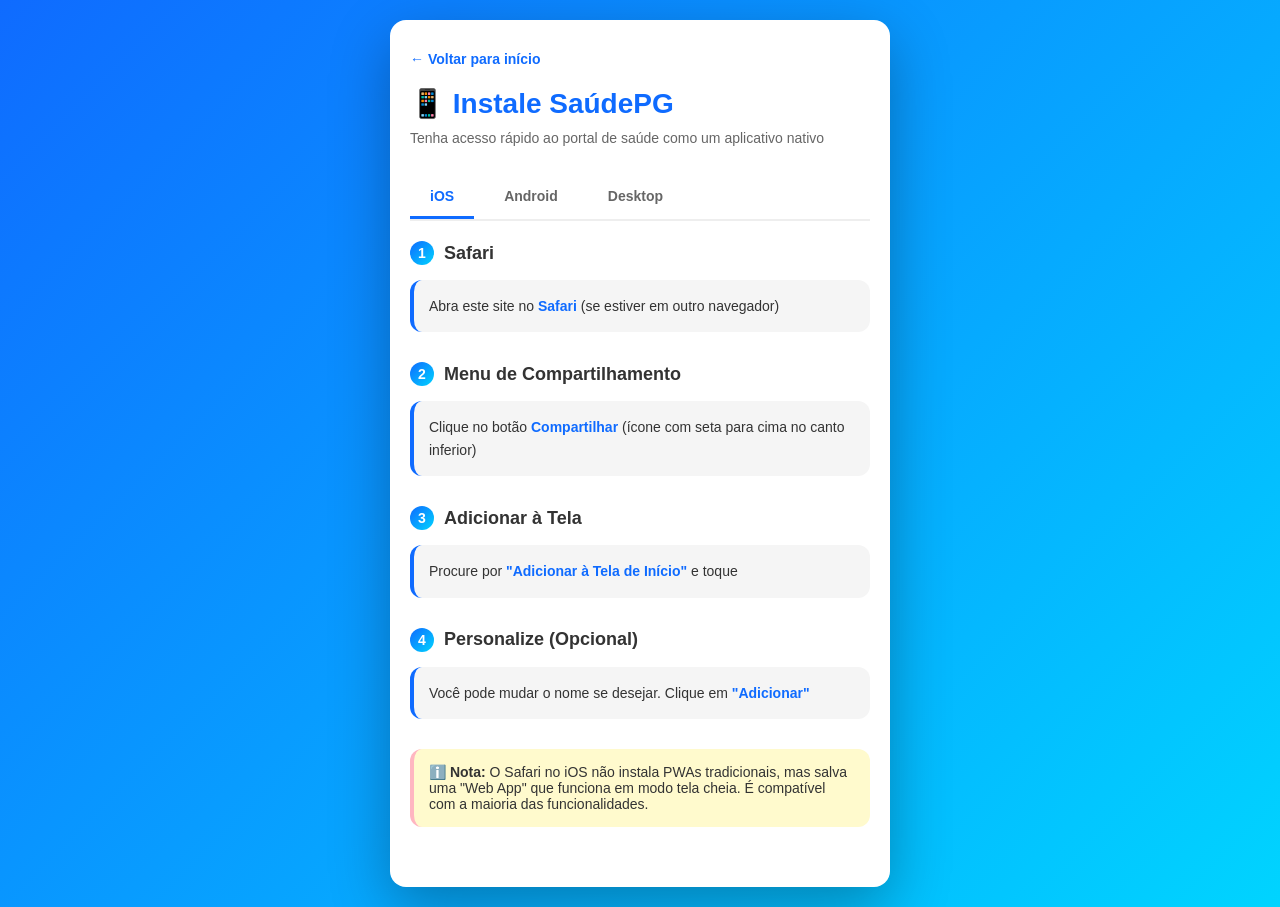
<file: instalar.html>
<!DOCTYPE html>
<html lang="pt-BR">
<head>
    <script src="base-config.js"></script>
    <meta charset="UTF-8">
    <meta name="viewport" content="width=device-width, initial-scale=1.0">
    <title>Como Instalar - SaúdePG</title>
    <style>
        * {
            margin: 0;
            padding: 0;
            box-sizing: border-box;
        }
        body {
            font-family: -apple-system, BlinkMacSystemFont, 'Segoe UI', 'Helvetica Neue', sans-serif;
            background: linear-gradient(135deg, #0F6BFF 0%, #00D4FF 100%);
            min-height: 100vh;
            padding: 20px;
            display: flex;
            align-items: center;
            justify-content: center;
        }
        .container {
            background: white;
            border-radius: 16px;
            padding: 30px 20px;
            max-width: 500px;
            box-shadow: 0 20px 60px rgba(0, 0, 0, 0.3);
        }
        h1 {
            color: #0F6BFF;
            margin-bottom: 10px;
            font-size: 28px;
        }
        .subtitle {
            color: #666;
            margin-bottom: 30px;
            font-size: 14px;
        }
        .section {
            margin-bottom: 30px;
        }
        .section h2 {
            color: #333;
            font-size: 18px;
            margin-bottom: 15px;
            display: flex;
            align-items: center;
            gap: 10px;
        }
        .icon {
            width: 24px;
            height: 24px;
            background: linear-gradient(135deg, #0F6BFF, #00D4FF);
            border-radius: 50%;
            display: flex;
            align-items: center;
            justify-content: center;
            color: white;
            font-weight: bold;
            font-size: 14px;
        }
        .step {
            background: #f5f5f5;
            padding: 15px;
            border-radius: 12px;
            margin-bottom: 12px;
            border-left: 4px solid #0F6BFF;
        }
        .step p {
            color: #333;
            line-height: 1.6;
            font-size: 14px;
        }
        .step strong {
            color: #0F6BFF;
        }
        .device-tabs {
            display: flex;
            gap: 10px;
            margin-bottom: 20px;
            border-bottom: 2px solid #eee;
        }
        .tab {
            padding: 12px 20px;
            background: none;
            border: none;
            cursor: pointer;
            color: #666;
            font-weight: 600;
            border-bottom: 3px solid transparent;
            transition: all 0.3s;
            font-size: 14px;
        }
        .tab.active {
            color: #0F6BFF;
            border-bottom-color: #0F6BFF;
        }
        .content {
            display: none;
        }
        .content.active {
            display: block;
        }
        .back-button {
            display: inline-flex;
            align-items: center;
            gap: 8px;
            color: #0F6BFF;
            text-decoration: none;
            font-weight: 600;
            margin-bottom: 20px;
            font-size: 14px;
        }
        .back-button:hover {
            text-decoration: underline;
        }
    </style>
</head>
<body>
    <div class="container">
        <a href="index.html" class="back-button">← Voltar para início</a>
        
        <h1>📱 Instale SaúdePG</h1>
        <p class="subtitle">Tenha acesso rápido ao portal de saúde como um aplicativo nativo</p>

        <div class="device-tabs">
            <button class="tab active" onclick="switchTab('ios')">iOS</button>
            <button class="tab" onclick="switchTab('android')">Android</button>
            <button class="tab" onclick="switchTab('desktop')">Desktop</button>
        </div>

        <div id="ios" class="content active">
            <div class="section">
                <h2><span class="icon">1</span>Safari</h2>
                <div class="step">
                    <p>Abra este site no <strong>Safari</strong> (se estiver em outro navegador)</p>
                </div>
            </div>

            <div class="section">
                <h2><span class="icon">2</span>Menu de Compartilhamento</h2>
                <div class="step">
                    <p>Clique no botão <strong>Compartilhar</strong> (ícone com seta para cima no canto inferior)</p>
                </div>
            </div>

            <div class="section">
                <h2><span class="icon">3</span>Adicionar à Tela</h2>
                <div class="step">
                    <p>Procure por <strong>"Adicionar à Tela de Início"</strong> e toque</p>
                </div>
            </div>

            <div class="section">
                <h2><span class="icon">4</span>Personalize (Opcional)</h2>
                <div class="step">
                    <p>Você pode mudar o nome se desejar. Clique em <strong>"Adicionar"</strong></p>
                </div>
            </div>

            <div class="section" style="background: #fffacd; padding: 15px; border-radius: 12px; border-left: 4px solid #FFB6C1;">
                <p style="color: #333; font-size: 14px; margin: 0;"><strong>ℹ️ Nota:</strong> O Safari no iOS não instala PWAs tradicionais, mas salva uma "Web App" que funciona em modo tela cheia. É compatível com a maioria das funcionalidades.</p>
            </div>
        </div>

  
        <div id="android" class="content">
            <div class="section">
                <h2><span class="icon">1</span>Menu do Navegador</h2>
                <div class="step">
                    <p>Clique no menu (três pontos ou ≡) no seu navegador</p>
                </div>
            </div>

            <div class="section">
                <h2><span class="icon">2</span>Instalar App</h2>
                <div class="step">
                    <p>Procure por <strong>"Instalar aplicativo"</strong> ou <strong>"Adicionar à tela inicial"</strong></p>
                </div>
            </div>

            <div class="section">
                <h2><span class="icon">3</span>Confirme</h2>
                <div class="step">
                    <p>Toque em <strong>"Instalar"</strong> para confirmar</p>
                </div>
            </div>

            <div class="section">
                <h2><span class="icon">4</span>Pronto!</h2>
                <div class="step">
                    <p>O aplicativo será instalado no seu launcher e funcionará como um app nativo</p>
                </div>
            </div>
        </div>


        <div id="desktop" class="content">
            <div class="section">
                <h2><span class="icon">1</span>Chrome / Edge</h2>
                <div class="step">
                    <p>Procure pelo <strong>ícone de instalação</strong> na barra de endereço (normalmente no lado direito)</p>
                </div>
            </div>

            <div class="section">
                <h2><span class="icon">2</span>Menu</h2>
                <div class="step">
                    <p>Ou vá em Menu (≡) → <strong>"Instalar 'SaúdePG'"</strong></p>
                </div>
            </div>

            <div class="section">
                <h2><span class="icon">3</span>Confirme</h2>
                <div class="step">
                    <p>Clique em <strong>"Instalar"</strong></p>
                </div>
            </div>

            <div class="section">
                <h2><span class="icon">4</span>Use em Janela Separada</h2>
                <div class="step">
                    <p>O aplicativo será aberto em uma janela separada sem a barra de endereço</p>
                </div>
            </div>
        </div>
    </div>

    <script>
        function switchTab(tabName) {

            document.querySelectorAll('.content').forEach(el => {
                el.classList.remove('active');
            });
            document.querySelectorAll('.tab').forEach(el => {
                el.classList.remove('active');
            });

            document.getElementById(tabName).classList.add('active');
            event.target.classList.add('active');
        }
    </script>
</body>
</html>
</file>
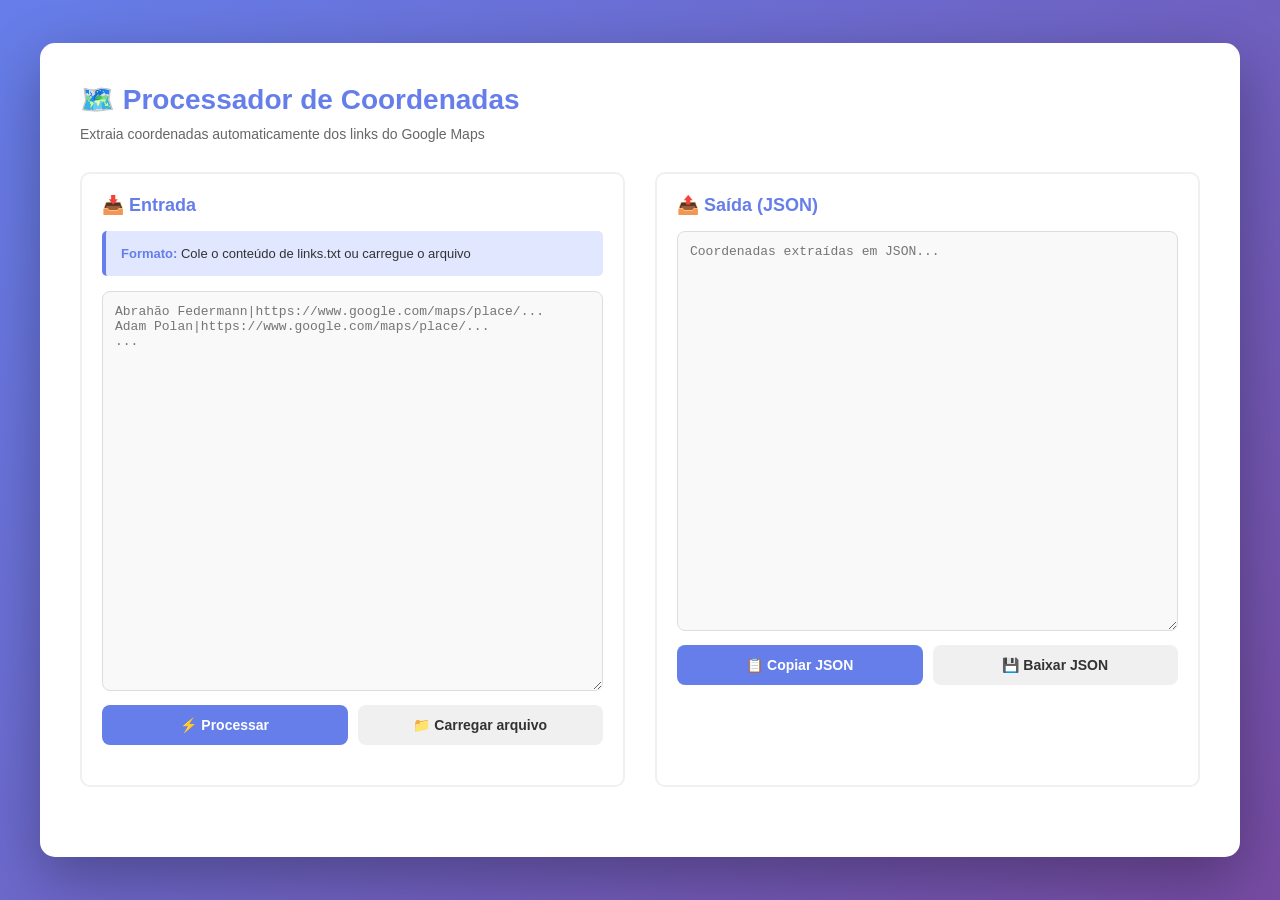
<file: processar-links.html>
<!DOCTYPE html>
<html lang="pt-BR">
<head>
    <meta charset="UTF-8">
    <meta name="viewport" content="width=device-width, initial-scale=1.0">
    <title>Processador de Links - Google Maps para Coordenadas</title>
    <style>
        * {
            margin: 0;
            padding: 0;
            box-sizing: border-box;
        }

        body {
            font-family: 'Segoe UI', Tahoma, Geneva, Verdana, sans-serif;
            background: linear-gradient(135deg, #667eea 0%, #764ba2 100%);
            min-height: 100vh;
            padding: 20px;
            display: flex;
            justify-content: center;
            align-items: center;
        }

        .container {
            background: white;
            border-radius: 15px;
            box-shadow: 0 20px 60px rgba(0, 0, 0, 0.3);
            max-width: 1200px;
            width: 100%;
            padding: 40px;
        }

        h1 {
            color: #667eea;
            margin-bottom: 10px;
            font-size: 28px;
        }

        .subtitle {
            color: #666;
            margin-bottom: 30px;
            font-size: 14px;
        }

        .sections {
            display: grid;
            grid-template-columns: 1fr 1fr;
            gap: 30px;
            margin-bottom: 30px;
        }

        .section {
            border: 2px solid #f0f0f0;
            border-radius: 10px;
            padding: 20px;
        }

        .section h2 {
            color: #667eea;
            font-size: 18px;
            margin-bottom: 15px;
            display: flex;
            align-items: center;
            gap: 10px;
        }

        textarea, input {
            width: 100%;
            padding: 12px;
            border: 1px solid #ddd;
            border-radius: 8px;
            font-family: 'Courier New', monospace;
            font-size: 13px;
            resize: vertical;
            margin-bottom: 10px;
        }

        textarea {
            height: 400px;
            background: #f9f9f9;
        }

        input[type="file"] {
            padding: 8px;
        }

        .buttons {
            display: flex;
            gap: 10px;
            margin-bottom: 20px;
        }

        button {
            flex: 1;
            padding: 12px;
            border: none;
            border-radius: 8px;
            font-size: 14px;
            font-weight: 600;
            cursor: pointer;
            transition: all 0.3s ease;
        }

        .btn-primary {
            background: #667eea;
            color: white;
        }

        .btn-primary:hover {
            background: #5568d3;
            transform: translateY(-2px);
            box-shadow: 0 5px 15px rgba(102, 126, 234, 0.4);
        }

        .btn-secondary {
            background: #f0f0f0;
            color: #333;
        }

        .btn-secondary:hover {
            background: #e0e0e0;
        }

        .btn-success {
            background: #10b981;
            color: white;
        }

        .btn-success:hover {
            background: #059669;
        }

        .results {
            border: 2px solid #f0f0f0;
            border-radius: 10px;
            padding: 20px;
            background: #f9f9f9;
        }

        .results h2 {
            color: #667eea;
            margin-bottom: 15px;
        }

        .result-item {
            background: white;
            padding: 10px;
            margin-bottom: 8px;
            border-radius: 5px;
            border-left: 4px solid #10b981;
            font-family: 'Courier New', monospace;
            font-size: 12px;
        }

        .result-item.error {
            border-left-color: #ef4444;
        }

        .result-item.error::before {
            content: "❌ ";
            color: #ef4444;
        }

        .result-item.success::before {
            content: "✅ ";
            color: #10b981;
        }

        .summary {
            background: white;
            padding: 15px;
            border-radius: 8px;
            margin-top: 15px;
            font-weight: 600;
            color: #333;
        }

        .info-box {
            background: #e0e7ff;
            border-left: 4px solid #667eea;
            padding: 15px;
            border-radius: 5px;
            margin-bottom: 15px;
            font-size: 13px;
            color: #333;
        }

        .info-box strong {
            color: #667eea;
        }

        @media (max-width: 768px) {
            .sections {
                grid-template-columns: 1fr;
            }

            .container {
                padding: 20px;
            }

            h1 {
                font-size: 22px;
            }
        }
    </style>
</head>
<body>
    <div class="container">
        <h1>🗺️ Processador de Coordenadas</h1>
        <p class="subtitle">Extraia coordenadas automaticamente dos links do Google Maps</p>

        <div class="sections">

            <div class="section">
                <h2>📥 Entrada</h2>
                <div class="info-box">
                    <strong>Formato:</strong> Cole o conteúdo de links.txt ou carregue o arquivo
                </div>
                <textarea id="inputLinks" placeholder="Abrahão Federmann|https://www.google.com/maps/place/...
Adam Polan|https://www.google.com/maps/place/...
..."></textarea>
                <div class="buttons">
                    <button class="btn-primary" onclick="processarLinks()">⚡ Processar</button>
                    <button class="btn-secondary" onclick="document.getElementById('fileInput').click()">📁 Carregar arquivo</button>
                    <input type="file" id="fileInput" accept=".txt" style="display:none;" onchange="carregarArquivo(event)">
                </div>
            </div>


            <div class="section">
                <h2>📤 Saída (JSON)</h2>
                <textarea id="outputJSON" readonly placeholder="Coordenadas extraídas em JSON..."></textarea>
                <div class="buttons">
                    <button class="btn-primary" onclick="copiarJSON()">📋 Copiar JSON</button>
                    <button class="btn-secondary" onclick="downloadJSON()">💾 Baixar JSON</button>
                </div>
            </div>
        </div>


        <div class="results" id="resultsDiv" style="display: none;">
            <h2>📊 Resultados</h2>
            <div id="resultsList"></div>
            <div class="summary" id="summary"></div>
            <button class="btn-success" onclick="atualizarMapaJS()">🚀 Atualizar mapa.js</button>
        </div>
    </div>

    <script>
        let coordenadas = [];

        function carregarArquivo(event) {
            const file = event.target.files[0];
            if (!file) return;

            const reader = new FileReader();
            reader.onload = function(e) {
                document.getElementById('inputLinks').value = e.target.result;
            };
            reader.readAsText(file);
        }

        function processarLinks() {
            const input = document.getElementById('inputLinks').value.trim();
            if (!input) {
                alert('Cole o conteúdo do links.txt primeiro!');
                return;
            }

            coordenadas = [];
            const linhas = input.split('\n');
            let resultsList = '';
            let sucessos = 0;
            let erros = 0;

            console.log(`Processando ${linhas.length} linhas...`);

            for (const linha of linhas) {
                if (!linha.trim() || !linha.includes('|')) continue;

                const [nome, url] = linha.split('|').map(s => s.trim());

                if (!nome || !url || !url.startsWith('http')) {
                    resultsList += `<div class="result-item error">${nome || 'Linha inválida'}: URL ausente</div>`;
                    erros++;
                    continue;
                }


                const match = url.match(/@(-?\d+\.\d+),(-?\d+\.\d+)/);

                if (match) {
                    const lat = parseFloat(match[1]);
                    const lng = parseFloat(match[2]);

                    coordenadas.push({
                        nome: nome,
                        lat: lat,
                        lng: lng
                    });

                    resultsList += `<div class="result-item success">${nome}: ${lat.toFixed(6)}, ${lng.toFixed(6)}</div>`;
                    sucessos++;
                } else {
                    resultsList += `<div class="result-item error">${nome}: Coordenadas não encontradas</div>`;
                    erros++;
                }
            }


            document.getElementById('resultsList').innerHTML = resultsList;
            document.getElementById('summary').innerHTML = `
                ✅ Extraídas: ${sucessos} | ❌ Erros: ${erros} | Total: ${linhas.length}
            `;
            document.getElementById('resultsDiv').style.display = 'block';


            document.getElementById('outputJSON').value = JSON.stringify(coordenadas, null, 2);
        }

        function copiarJSON() {
            const json = document.getElementById('outputJSON').value;
            navigator.clipboard.writeText(json).then(() => {
                alert('✅ JSON copiado para a área de transferência!');
            });
        }

        function downloadJSON() {
            const json = document.getElementById('outputJSON').value;
            const blob = new Blob([json], { type: 'application/json' });
            const url = URL.createObjectURL(blob);
            const a = document.createElement('a');
            a.href = url;
            a.download = 'coordenadas.json';
            a.click();
        }

        function atualizarMapaJS() {
            if (coordenadas.length === 0) {
                alert('❌ Nenhuma coordenada extraída!');
                return;
            }


            alert(`✅ ${coordenadas.length} coordenadas extraídas!\n\n📝 Próximo passo:\n1. Abra o arquivo js/mapa.js\n2. Use Ctrl+H (Find and Replace)\n3. Cole o JSON extraído para atualizar cada unidade\n\nOu você pode fornecer as coordenadas para eu atualizar o arquivo automaticamente.`);
        }
    </script>
</body>
</html>
</file>
